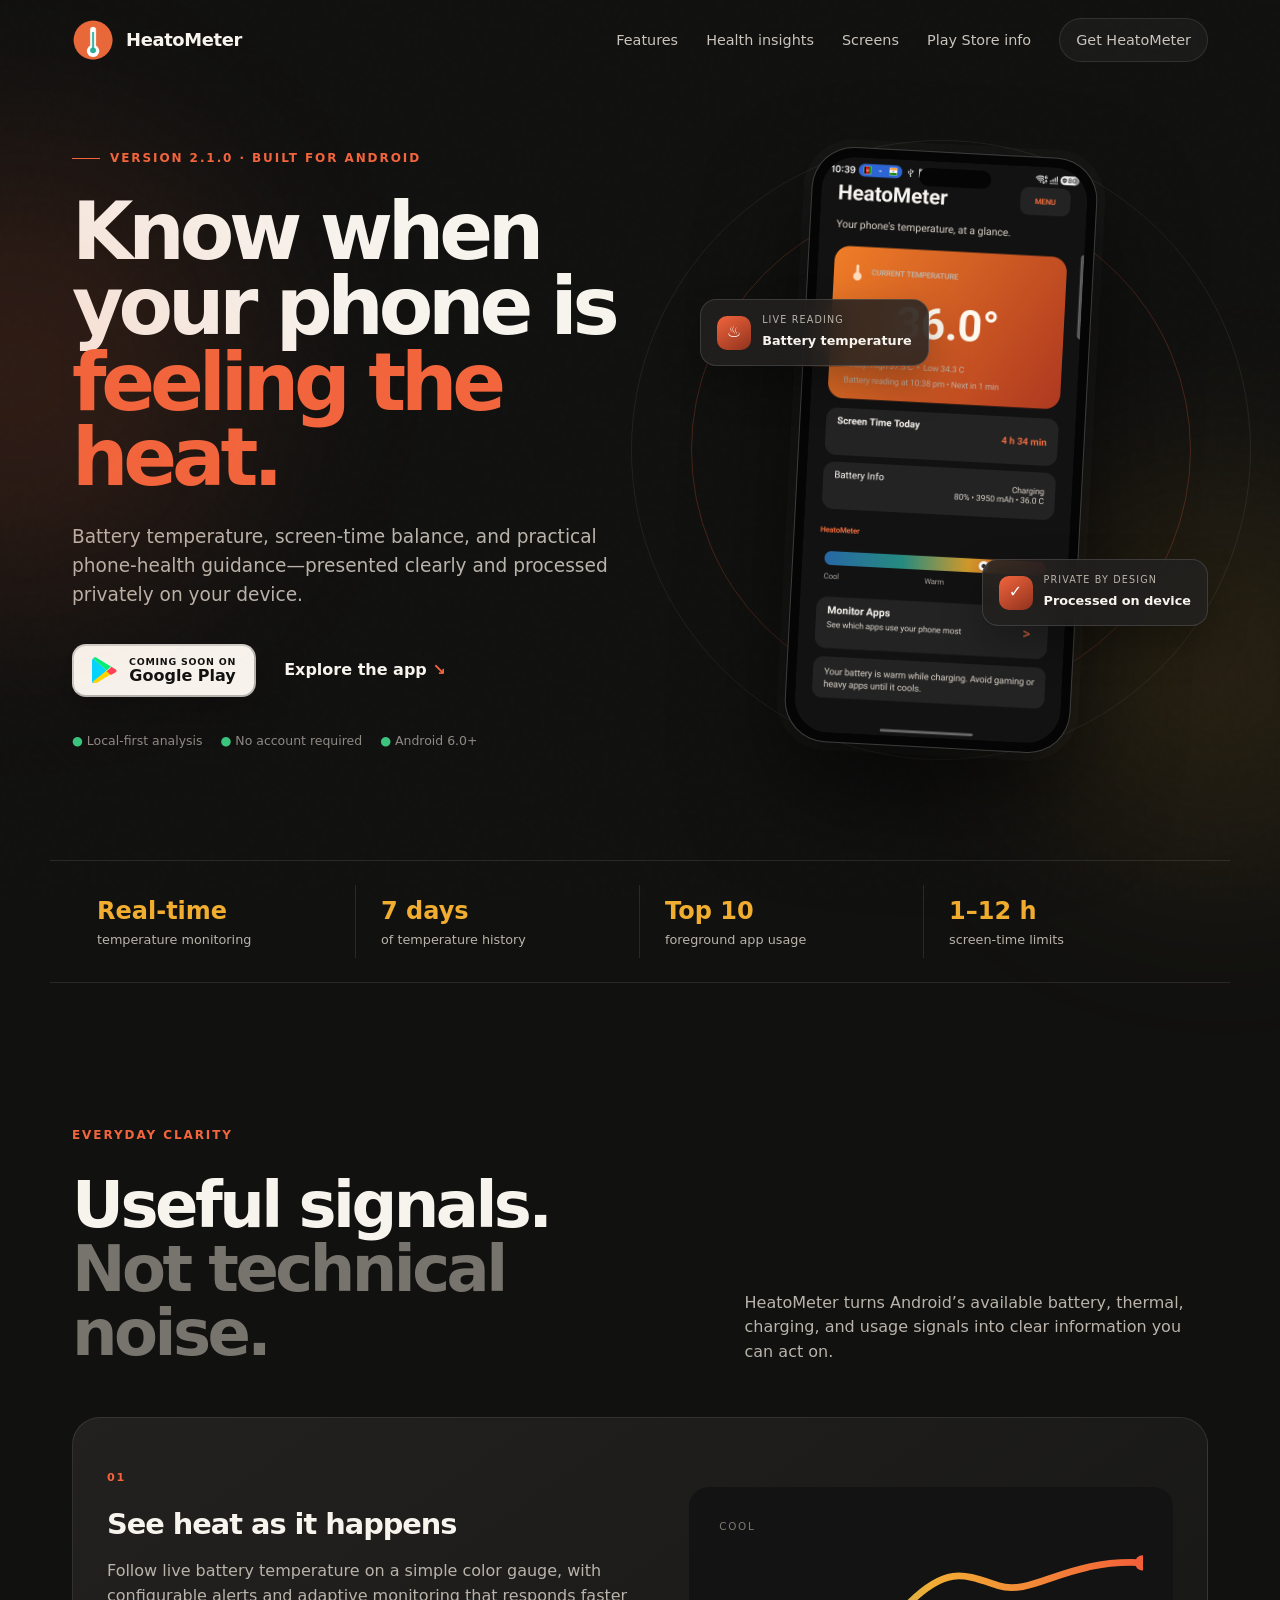
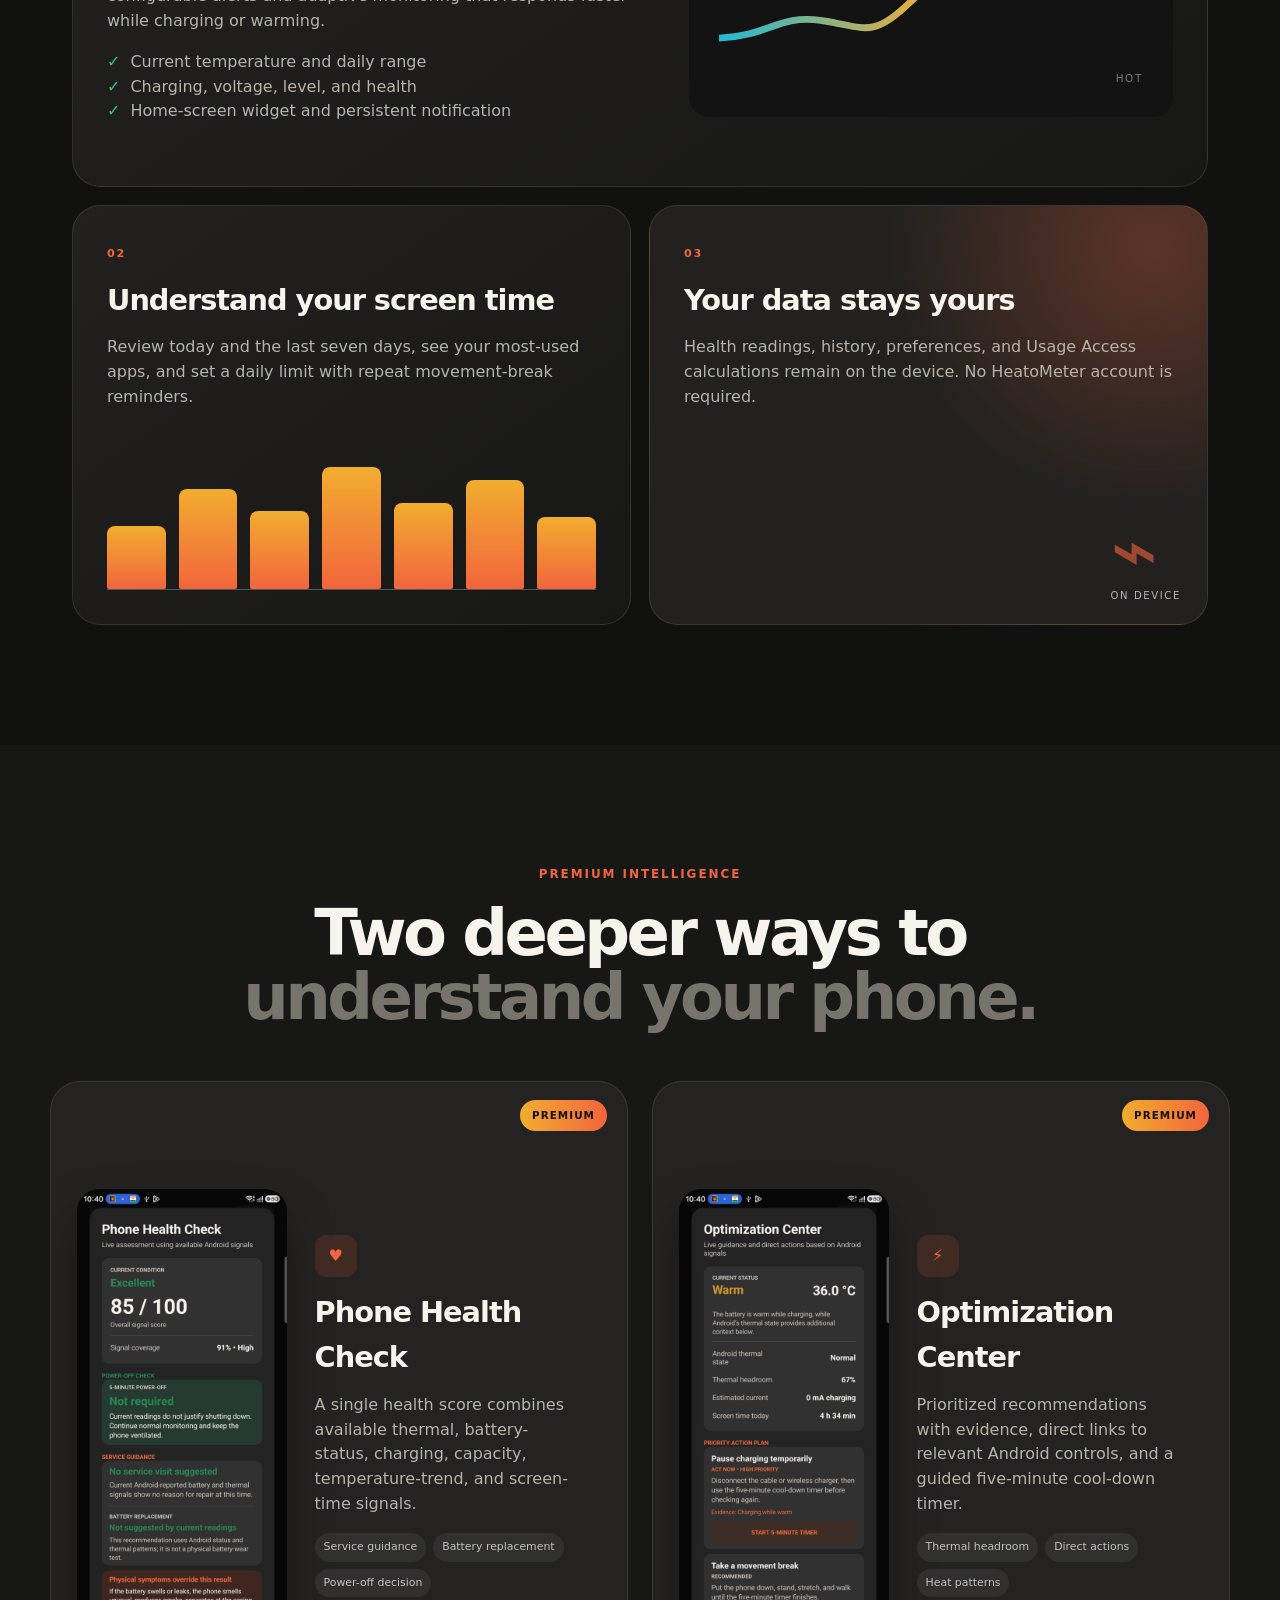
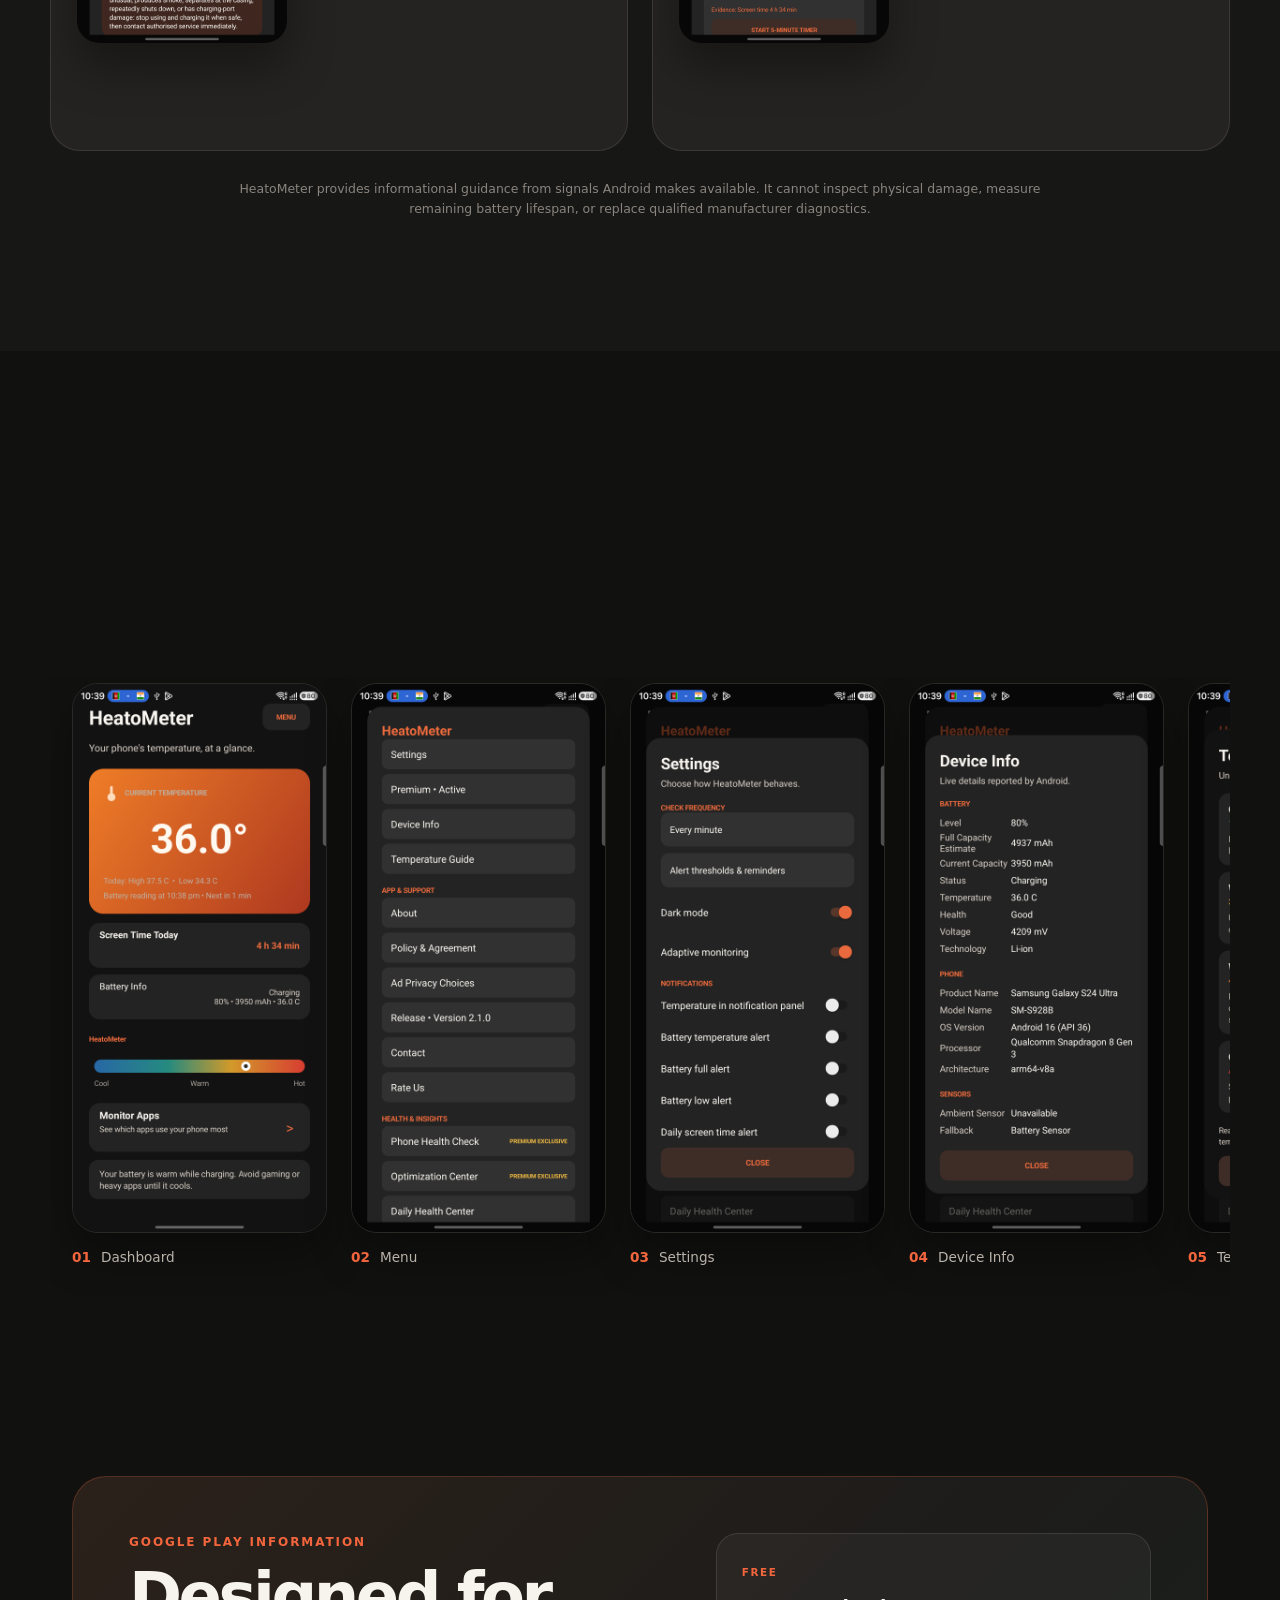
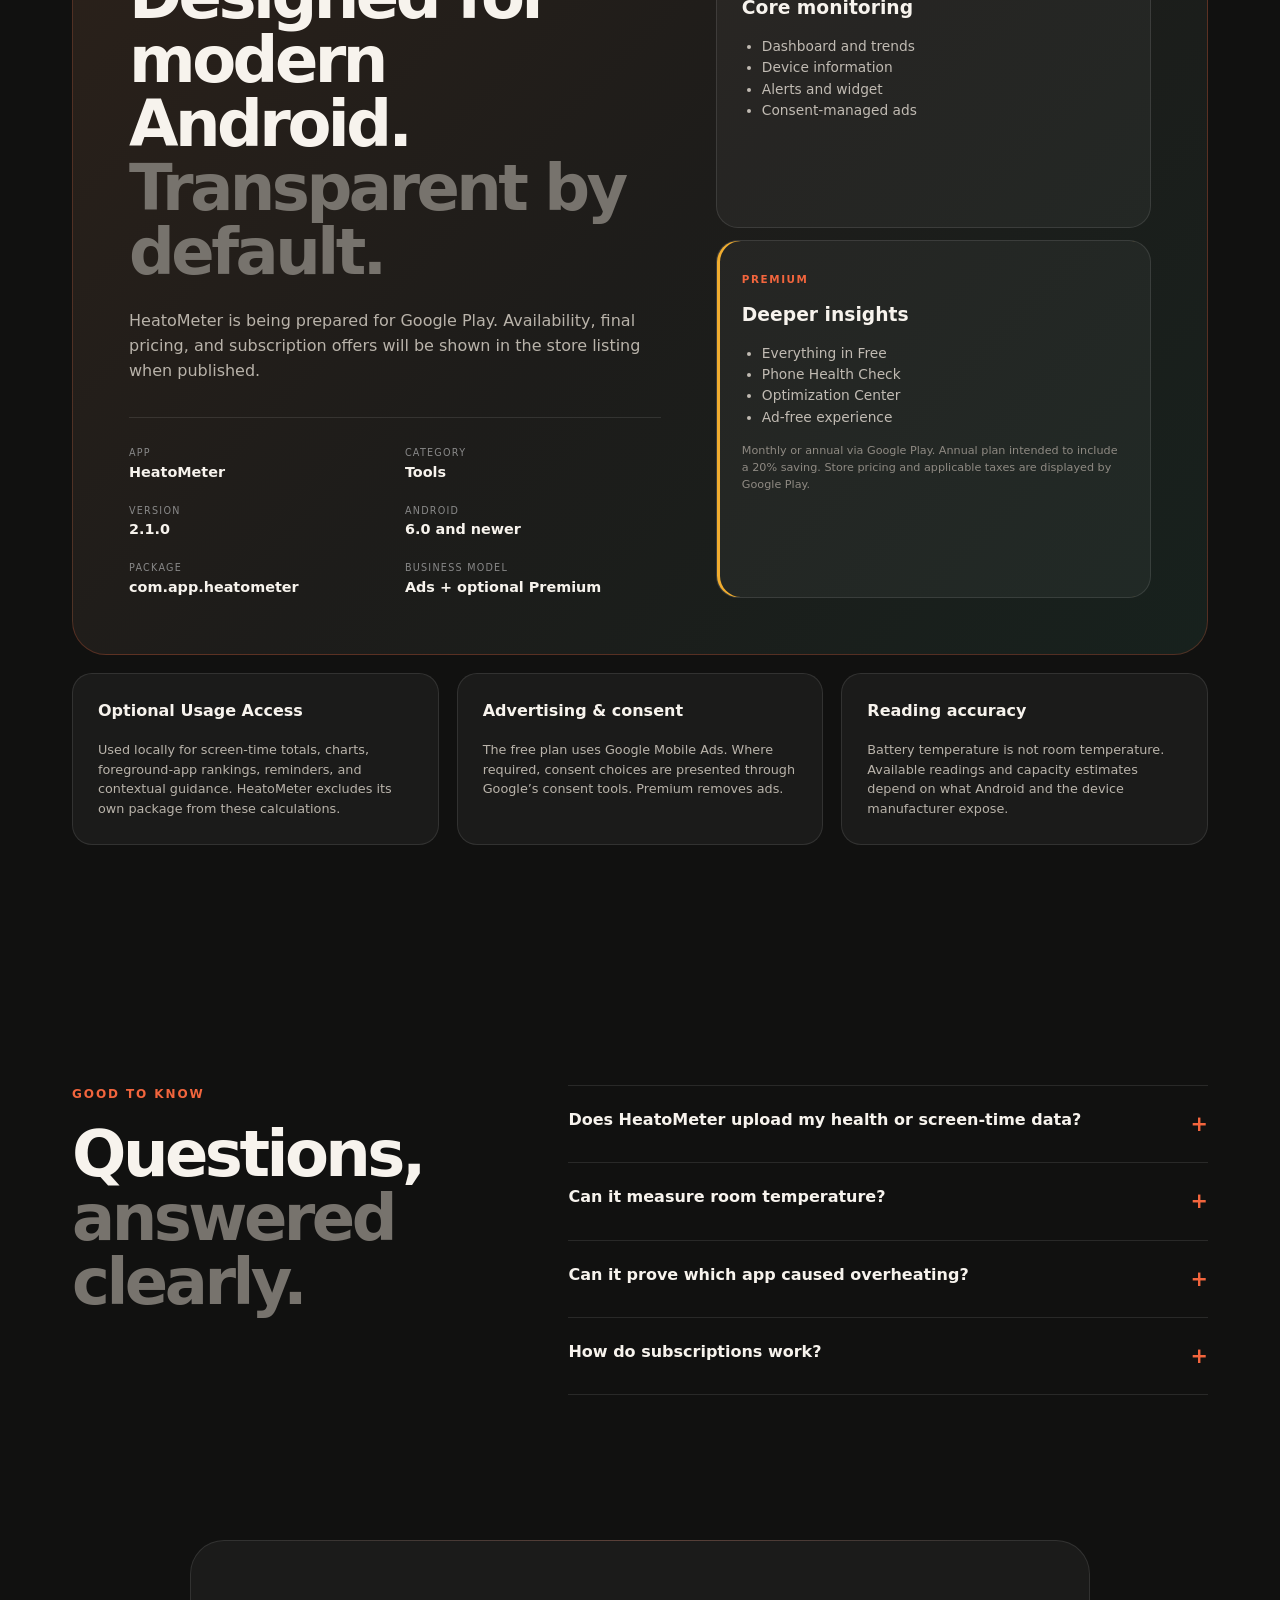
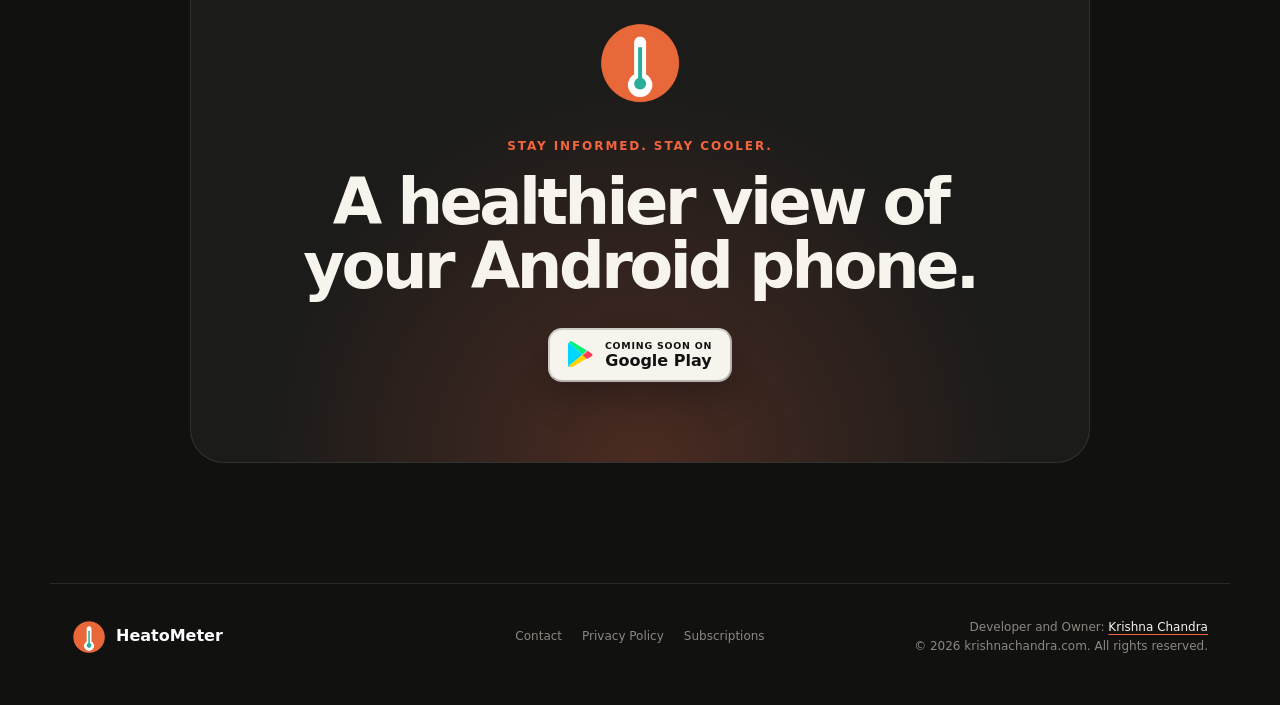
<file: index.html>
<!doctype html>
<html lang="en">
<head>
  <meta charset="utf-8">
  <meta name="viewport" content="width=device-width, initial-scale=1">
  <meta name="theme-color" content="#141414">
  <meta name="description" content="HeatoMeter monitors battery temperature, screen time, and phone-health trends with private, on-device insights.">
  <meta name="author" content="Krishna Chandra">
  <meta property="og:type" content="website">
  <meta property="og:title" content="HeatoMeter — Battery temperature & phone health">
  <meta property="og:description" content="Monitor battery temperature, screen time, and phone-health trends with private, on-device insights.">
  <meta property="og:url" content="https://chandrakrishna.github.io/HeatoMeterWebsite/">
  <meta name="twitter:card" content="summary">
  <link rel="canonical" href="https://chandrakrishna.github.io/HeatoMeterWebsite/">
  <title>HeatoMeter — Battery temperature & phone health</title>
  <link rel="icon" href="assets/icon-512.png">
  <link rel="stylesheet" href="styles.css">
  <link rel="stylesheet" href="gallery-fix.css">
</head>
<body>
  <header class="site-header" id="top">
    <a class="brand" href="#top" aria-label="HeatoMeter home">
      <img src="assets/icon-512.png" alt="" width="42" height="42">
      <span>HeatoMeter</span>
    </a>
    <button class="nav-toggle" aria-expanded="false" aria-controls="site-nav"><span></span><span></span></button>
    <nav id="site-nav" aria-label="Primary navigation">
      <a href="#features">Features</a>
      <a href="#insights">Health insights</a>
      <a href="#screens">Screens</a>
      <a href="#play-info">Play Store info</a>
      <a class="nav-cta" href="#download">Get HeatoMeter</a>
    </nav>
  </header>

  <main>
    <section class="hero" aria-labelledby="hero-title">
      <div class="hero-glow hero-glow-one"></div><div class="hero-glow hero-glow-two"></div>
      <div class="hero-copy reveal">
        <p class="eyebrow"><span></span> Version 2.1.0 · Built for Android</p>
        <h1 id="hero-title">Know when your phone is <em>feeling the heat.</em></h1>
        <p class="hero-lead">Battery temperature, screen-time balance, and practical phone-health guidance—presented clearly and processed privately on your device.</p>
        <div class="hero-actions" id="download">
          <button class="play-button" type="button" disabled aria-label="HeatoMeter is coming soon to Google Play">
            <svg viewBox="0 0 28 31" aria-hidden="true"><path fill="#00d6ff" d="M1.2 1.5 16.4 15 1.1 29.5c-.7-.7-1.1-1.8-1.1-3V4.4c0-1.2.4-2.2 1.2-2.9Z"/><path fill="#00f076" d="m16.4 15 4.8-4.3L5.1.9C3.5 0 2.2.2 1.2 1.5L16.4 15Z"/><path fill="#ffd400" d="m16.4 15 4.8 4.3-16.1 9.8c-1.6 0-3-.2-4-1.6L16.4 15Z"/><path fill="#ff4054" d="m21.2 10.7 5 3c1.8 1 1.8 2.6 0 3.6l-5 3-4.8-4.3 4.8-4.3Z"/></svg>
            <span><small>Coming soon on</small>Google Play</span>
          </button>
          <a class="text-link" href="#screens">Explore the app <span>↘</span></a>
        </div>
        <div class="trust-row"><span>● Local-first analysis</span><span>● No account required</span><span>● Android 6.0+</span></div>
      </div>
      <div class="hero-device reveal">
        <div class="orbit orbit-one"></div><div class="orbit orbit-two"></div>
        <div class="phone"><div class="speaker"></div><img src="assets/screenshots/01-dashboard.png" alt="HeatoMeter dashboard showing battery temperature and screen-time information"></div>
        <div class="float-card temp-card"><span class="mini-icon">♨</span><div><small>LIVE READING</small><strong>Battery temperature</strong></div></div>
        <div class="float-card private-card"><span class="mini-icon">✓</span><div><small>PRIVATE BY DESIGN</small><strong>Processed on device</strong></div></div>
      </div>
    </section>

    <section class="signal-strip" aria-label="App highlights">
      <div><strong>Real-time</strong><span>temperature monitoring</span></div>
      <div><strong>7 days</strong><span>of temperature history</span></div>
      <div><strong>Top 10</strong><span>foreground app usage</span></div>
      <div><strong>1–12 h</strong><span>screen-time limits</span></div>
    </section>

    <section class="section" id="features">
      <div class="section-heading reveal"><p class="eyebrow">Everyday clarity</p><h2>Useful signals.<br><span>Not technical noise.</span></h2><p>HeatoMeter turns Android’s available battery, thermal, charging, and usage signals into clear information you can act on.</p></div>
      <div class="feature-grid">
        <article class="feature feature-wide reveal"><div class="feature-copy"><span class="number">01</span><h3>See heat as it happens</h3><p>Follow live battery temperature on a simple color gauge, with configurable alerts and adaptive monitoring that responds faster while charging or warming.</p><ul><li>Current temperature and daily range</li><li>Charging, voltage, level, and health</li><li>Home-screen widget and persistent notification</li></ul></div><div class="mini-chart" aria-hidden="true"><span>COOL</span><svg viewBox="0 0 500 160"><defs><linearGradient id="line" x1="0" x2="1"><stop stop-color="#21b8d5"/><stop offset=".5" stop-color="#f2ae35"/><stop offset="1" stop-color="#f35f39"/></linearGradient></defs><path d="M0 123 C60 120 70 95 120 102 S180 125 225 81 S290 48 330 61 S410 29 500 34" fill="none" stroke="url(#line)" stroke-width="8" stroke-linecap="round"/><circle cx="500" cy="34" r="9" fill="#f35f39"/></svg><span>HOT</span></div></article>
        <article class="feature reveal"><span class="number">02</span><h3>Understand your screen time</h3><p>Review today and the last seven days, see your most-used apps, and set a daily limit with repeat movement-break reminders.</p><div class="bars" aria-hidden="true"><i style="height:45%"></i><i style="height:72%"></i><i style="height:56%"></i><i style="height:88%"></i><i style="height:62%"></i><i style="height:78%"></i><i style="height:52%"></i></div></article>
        <article class="feature accent-feature reveal"><span class="number">03</span><h3>Your data stays yours</h3><p>Health readings, history, preferences, and Usage Access calculations remain on the device. No HeatoMeter account is required.</p><div class="privacy-mark" aria-hidden="true">⌁<span>ON DEVICE</span></div></article>
      </div>
    </section>

    <section class="section insights" id="insights">
      <div class="section-heading centered reveal"><p class="eyebrow">Premium intelligence</p><h2>Two deeper ways to<br><span>understand your phone.</span></h2></div>
      <div class="insight-grid">
        <article class="insight-card reveal"><div class="premium-tag">PREMIUM</div><img src="assets/screenshots/12-phone-health-check.png" alt="Phone Health Check screen"><div class="insight-copy"><span class="icon-box">♥</span><h3>Phone Health Check</h3><p>A single health score combines available thermal, battery-status, charging, capacity, temperature-trend, and screen-time signals.</p><div class="chips"><span>Service guidance</span><span>Battery replacement</span><span>Power-off decision</span></div></div></article>
        <article class="insight-card reveal"><div class="premium-tag">PREMIUM</div><img src="assets/screenshots/13-optimization-center.png" alt="Optimization Center screen"><div class="insight-copy"><span class="icon-box">⚡</span><h3>Optimization Center</h3><p>Prioritized recommendations with evidence, direct links to relevant Android controls, and a guided five-minute cool-down timer.</p><div class="chips"><span>Thermal headroom</span><span>Direct actions</span><span>Heat patterns</span></div></div></article>
      </div>
      <p class="medical-note reveal">HeatoMeter provides informational guidance from signals Android makes available. It cannot inspect physical damage, measure remaining battery lifespan, or replace qualified manufacturer diagnostics.</p>
    </section>

    <section class="section gallery-section" id="screens">
      <div class="gallery-head reveal"><div><p class="eyebrow">Inside HeatoMeter</p><h2>One clear view<br><span>at a time.</span></h2></div><div class="gallery-controls"><button id="gallery-prev" aria-label="Previous screenshot">←</button><button id="gallery-next" aria-label="Next screenshot">→</button></div></div>
      <div class="gallery" id="gallery" tabindex="0" aria-label="HeatoMeter screenshots">
        <figure><img src="assets/screenshots/01-dashboard.png" alt="Dashboard"><figcaption><b>01</b> Dashboard</figcaption></figure>
        <figure><img src="assets/screenshots/02-menu.png" alt="Main menu"><figcaption><b>02</b> Menu</figcaption></figure>
        <figure><img src="assets/screenshots/03-settings.png" alt="Settings"><figcaption><b>03</b> Settings</figcaption></figure>
        <figure><img src="assets/screenshots/05-device-info.png" alt="Device information"><figcaption><b>04</b> Device Info</figcaption></figure>
        <figure><img src="assets/screenshots/06-temperature-guide.png" alt="Temperature guide"><figcaption><b>05</b> Temperature Guide</figcaption></figure>
        <figure><img src="assets/screenshots/07-about.png" alt="About HeatoMeter"><figcaption><b>06</b> About</figcaption></figure>
        <figure><img src="assets/screenshots/09-release-version-2-1.png" alt="Release notes"><figcaption><b>07</b> What's New</figcaption></figure>
        <figure><img src="assets/screenshots/11-menu-health-insights.png" alt="Health and Insights menu"><figcaption><b>08</b> Health & Insights</figcaption></figure>
        <figure><img src="assets/screenshots/12-phone-health-check.png" alt="Phone Health Check"><figcaption><b>09</b> Phone Health Check</figcaption></figure>
        <figure><img src="assets/screenshots/13-optimization-center.png" alt="Optimization Center"><figcaption><b>10</b> Optimization Center</figcaption></figure>
        <figure><img src="assets/screenshots/14-daily-health-center.png" alt="Daily Health Center"><figcaption><b>11</b> Daily Health Center</figcaption></figure>
        <figure><img src="assets/screenshots/15-temperature-trend.png" alt="Temperature Trend"><figcaption><b>12</b> Temperature Trend</figcaption></figure>
        <figure><img src="assets/screenshots/16-screen-time-trend.png" alt="Screen Time Trend"><figcaption><b>13</b> Screen Time Trend</figcaption></figure>
        <figure><img src="assets/screenshots/17-monitor-apps.png" alt="Monitor Apps"><figcaption><b>14</b> Monitor Apps</figcaption></figure>
      </div>
    </section>

    <section class="section play-section" id="play-info">
      <div class="play-card reveal">
        <div class="play-copy"><p class="eyebrow">Google Play information</p><h2>Designed for modern Android.<br><span>Transparent by default.</span></h2><p>HeatoMeter is being prepared for Google Play. Availability, final pricing, and subscription offers will be shown in the store listing when published.</p><div class="play-facts"><div><small>APP</small><strong>HeatoMeter</strong></div><div><small>CATEGORY</small><strong>Tools</strong></div><div><small>VERSION</small><strong>2.1.0</strong></div><div><small>ANDROID</small><strong>6.0 and newer</strong></div><div><small>PACKAGE</small><strong>com.app.heatometer</strong></div><div><small>BUSINESS MODEL</small><strong>Ads + optional Premium</strong></div></div></div>
        <div class="plans"><article><span>FREE</span><h3>Core monitoring</h3><ul><li>Dashboard and trends</li><li>Device information</li><li>Alerts and widget</li><li>Consent-managed ads</li></ul></article><article class="premium-plan"><span>PREMIUM</span><h3>Deeper insights</h3><ul><li>Everything in Free</li><li>Phone Health Check</li><li>Optimization Center</li><li>Ad-free experience</li></ul><p>Monthly or annual via Google Play. Annual plan intended to include a 20% saving. Store pricing and applicable taxes are displayed by Google Play.</p></article></div>
      </div>
      <div class="disclosure-grid reveal"><article><h3>Optional Usage Access</h3><p>Used locally for screen-time totals, charts, foreground-app rankings, reminders, and contextual guidance. HeatoMeter excludes its own package from these calculations.</p></article><article><h3>Advertising & consent</h3><p>The free plan uses Google Mobile Ads. Where required, consent choices are presented through Google’s consent tools. Premium removes ads.</p></article><article><h3>Reading accuracy</h3><p>Battery temperature is not room temperature. Available readings and capacity estimates depend on what Android and the device manufacturer expose.</p></article></div>
    </section>

    <section class="section faq-section"><div class="section-heading reveal"><p class="eyebrow">Good to know</p><h2>Questions,<br><span>answered clearly.</span></h2></div><div class="faq-list">
      <details class="reveal"><summary>Does HeatoMeter upload my health or screen-time data?<span>+</span></summary><p>No. Battery readings, temperature history, preferences, and Usage Access calculations remain on your device. Google services are used for consent-managed advertising and Play Billing.</p></details>
      <details class="reveal"><summary>Can it measure room temperature?<span>+</span></summary><p>Battery temperature is not ambient room temperature. If a phone has a dedicated ambient-temperature sensor, HeatoMeter identifies it separately; most phones do not include one.</p></details>
      <details class="reveal"><summary>Can it prove which app caused overheating?<span>+</span></summary><p>No. Foreground activity near a heat reading is timing correlation, not proof that an app caused heat or exact per-app battery consumption.</p></details>
      <details class="reveal"><summary>How do subscriptions work?<span>+</span></summary><p>Premium is optional and offered through Google Play with monthly and annual plans. Google Play displays the purchaser’s billing currency, applicable taxes, renewal terms, and cancellation controls.</p></details>
    </div></section>

    <section class="closing reveal"><img src="assets/icon-512.png" alt="" width="84" height="84"><p class="eyebrow">Stay informed. Stay cooler.</p><h2>A healthier view of<br>your Android phone.</h2><button class="play-button" type="button" disabled aria-label="HeatoMeter is coming soon to Google Play"><svg viewBox="0 0 28 31" aria-hidden="true"><path fill="#00d6ff" d="M1.2 1.5 16.4 15 1.1 29.5c-.7-.7-1.1-1.8-1.1-3V4.4c0-1.2.4-2.2 1.2-2.9Z"/><path fill="#00f076" d="m16.4 15 4.8-4.3L5.1.9C3.5 0 2.2.2 1.2 1.5L16.4 15Z"/><path fill="#ffd400" d="m16.4 15 4.8 4.3-16.1 9.8c-1.6 0-3-.2-4-1.6L16.4 15Z"/><path fill="#ff4054" d="m21.2 10.7 5 3c1.8 1 1.8 2.6 0 3.6l-5 3-4.8-4.3 4.8-4.3Z"/></svg><span><small>Coming soon on</small>Google Play</span></button></section>
  </main>

  <footer><a class="footer-brand" href="#top" aria-label="HeatoMeter — back to top"><img src="assets/icon-512.png" alt="" width="34" height="34"><strong>HeatoMeter</strong></a><div class="footer-links"><a href="mailto:HeatoMeter%20%3Cheatometer%40krishnachandra.com%3E">Contact</a><a href="heatometer-privacy-policy.html">Privacy Policy</a><a href="#insights">Subscriptions</a></div><p>Developer and Owner: <a href="https://krishnachandra.com" target="_blank" rel="noopener noreferrer">Krishna Chandra</a><br>© 2026 krishnachandra.com. All rights reserved.</p></footer>
  <script src="script.js"></script>
</body>
</html>
</file>
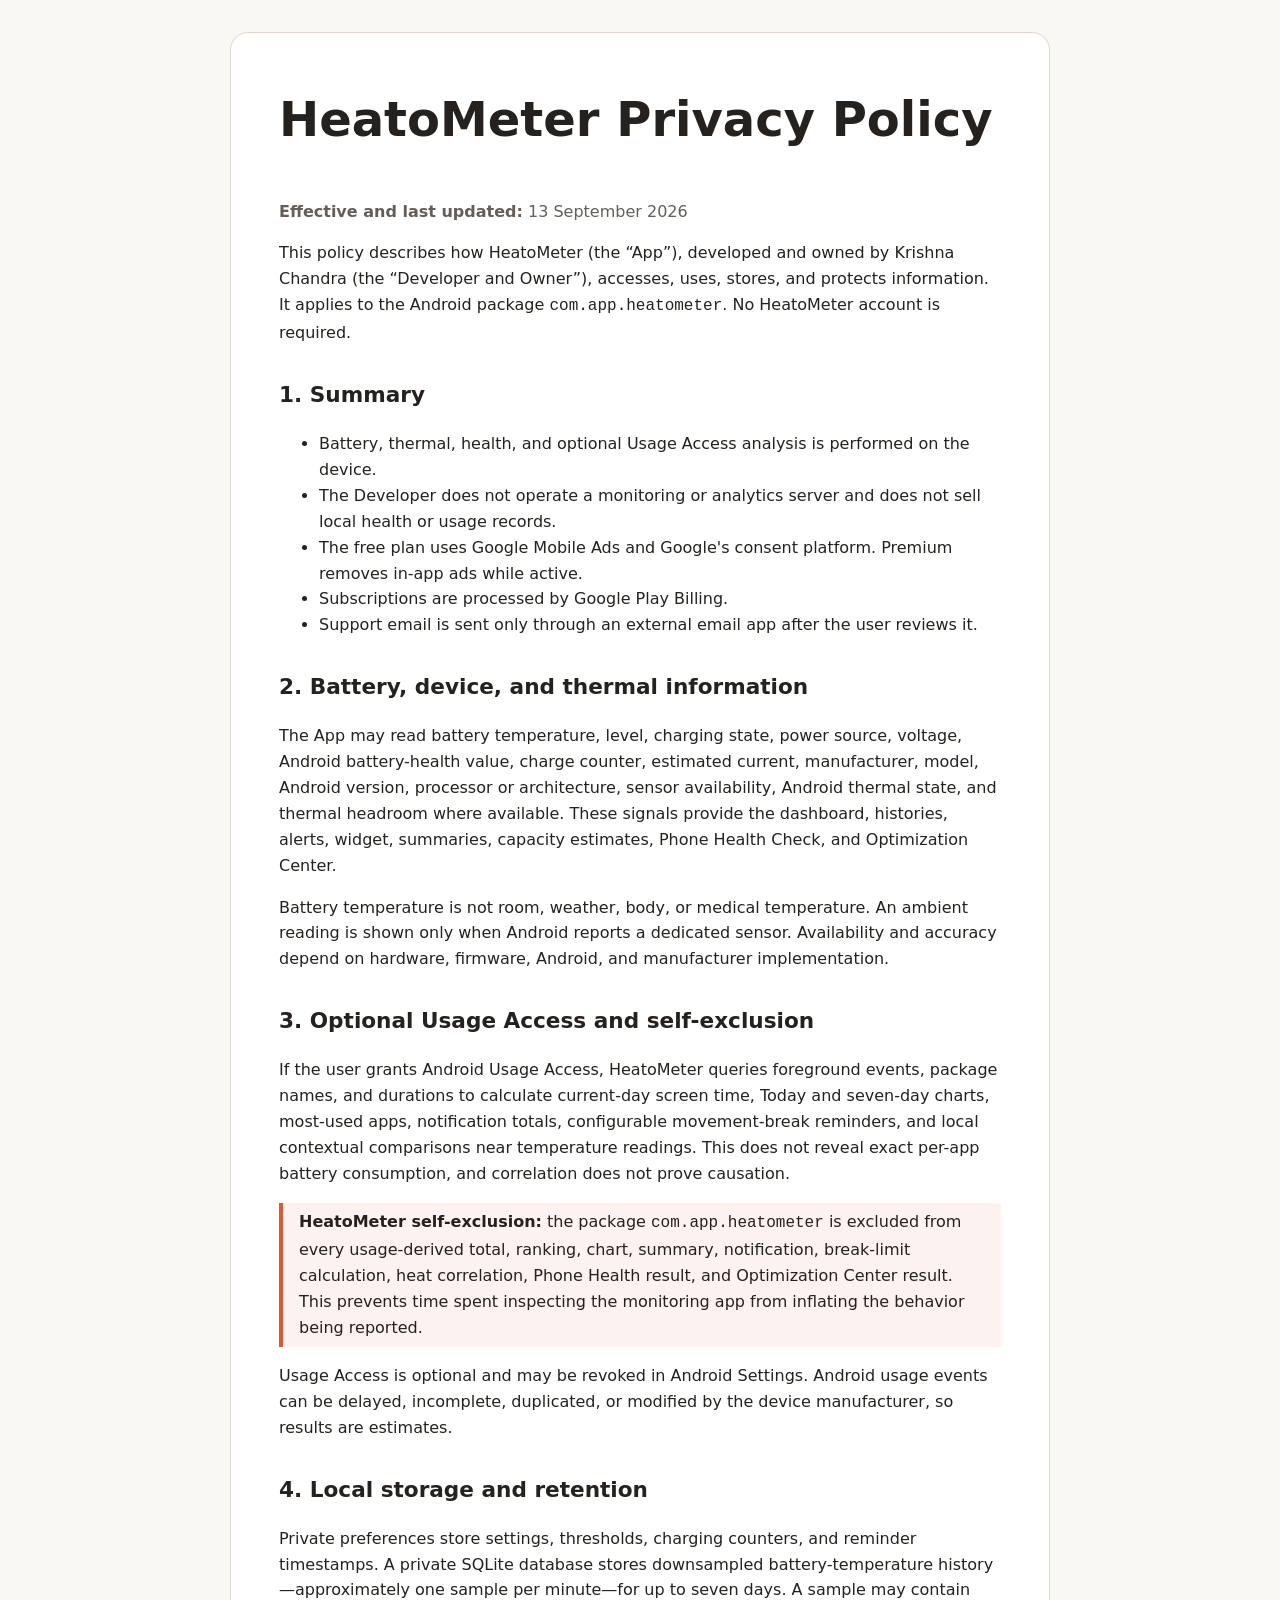
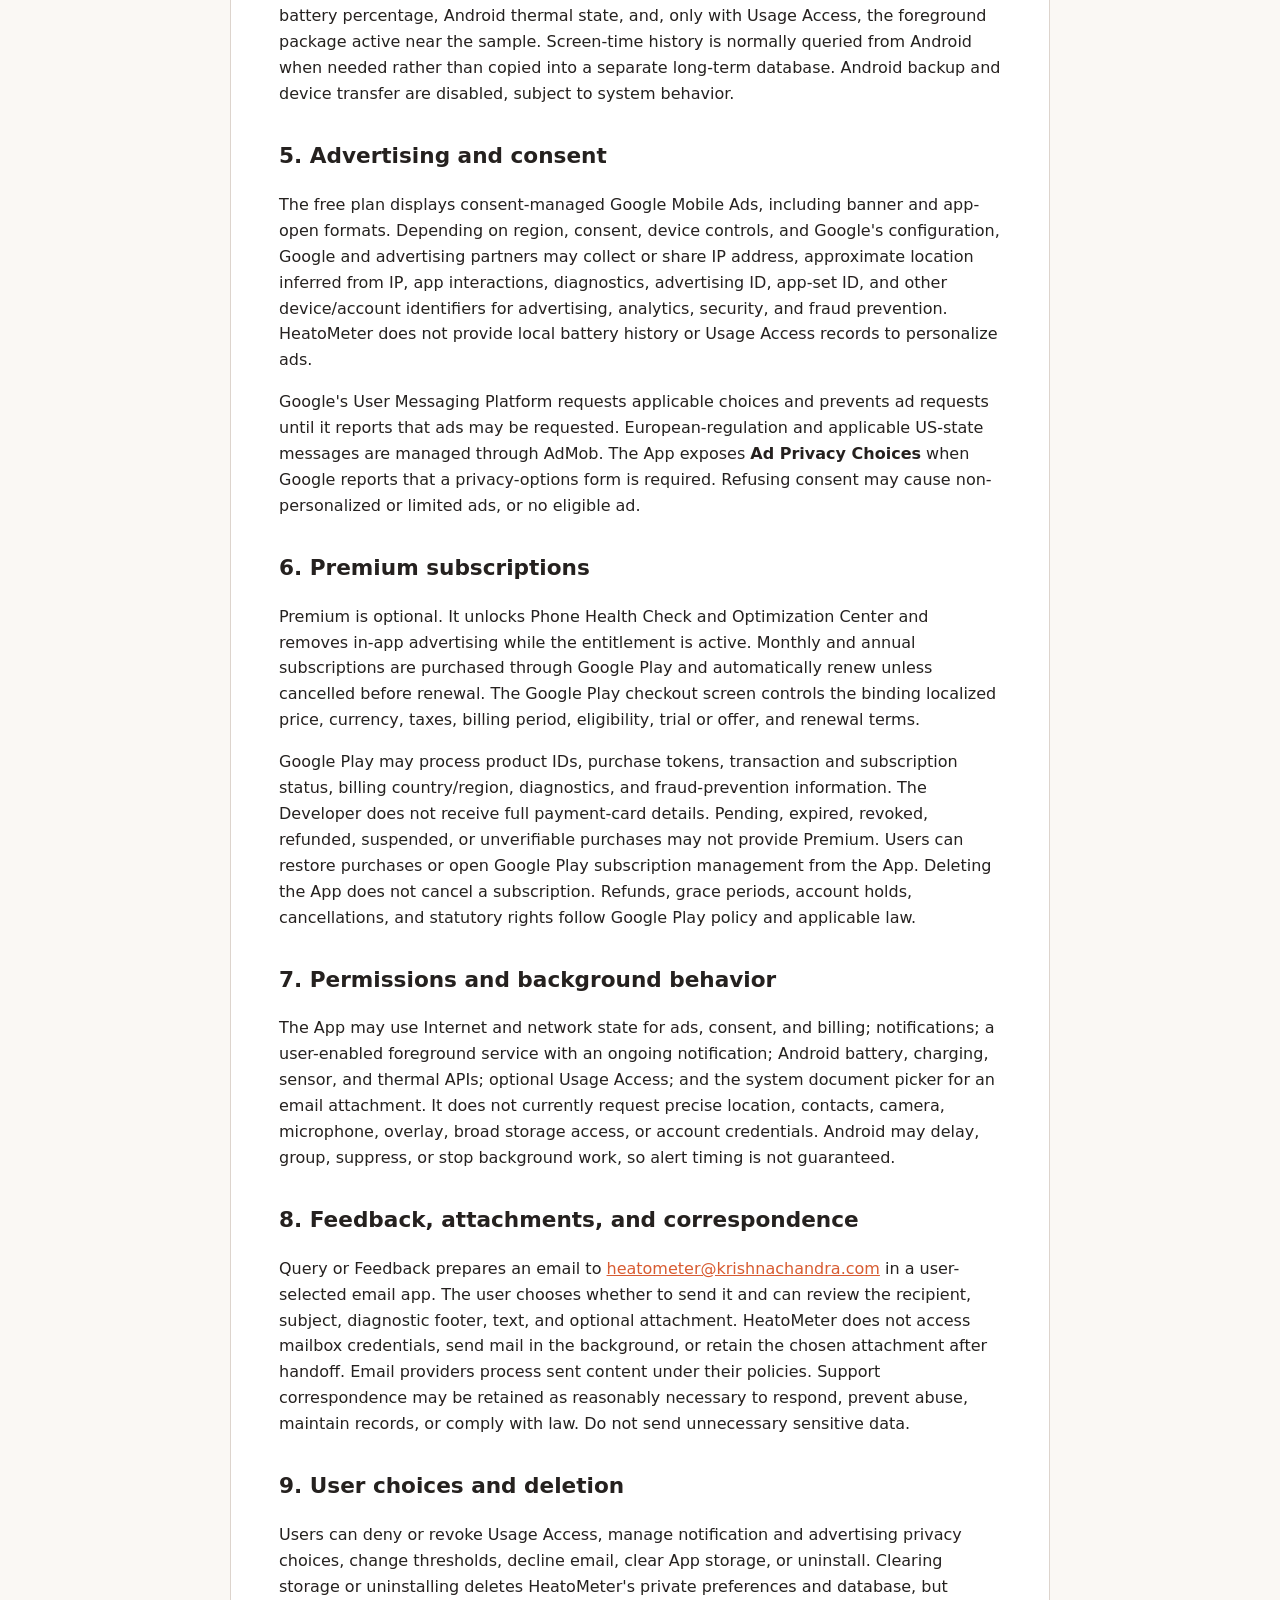
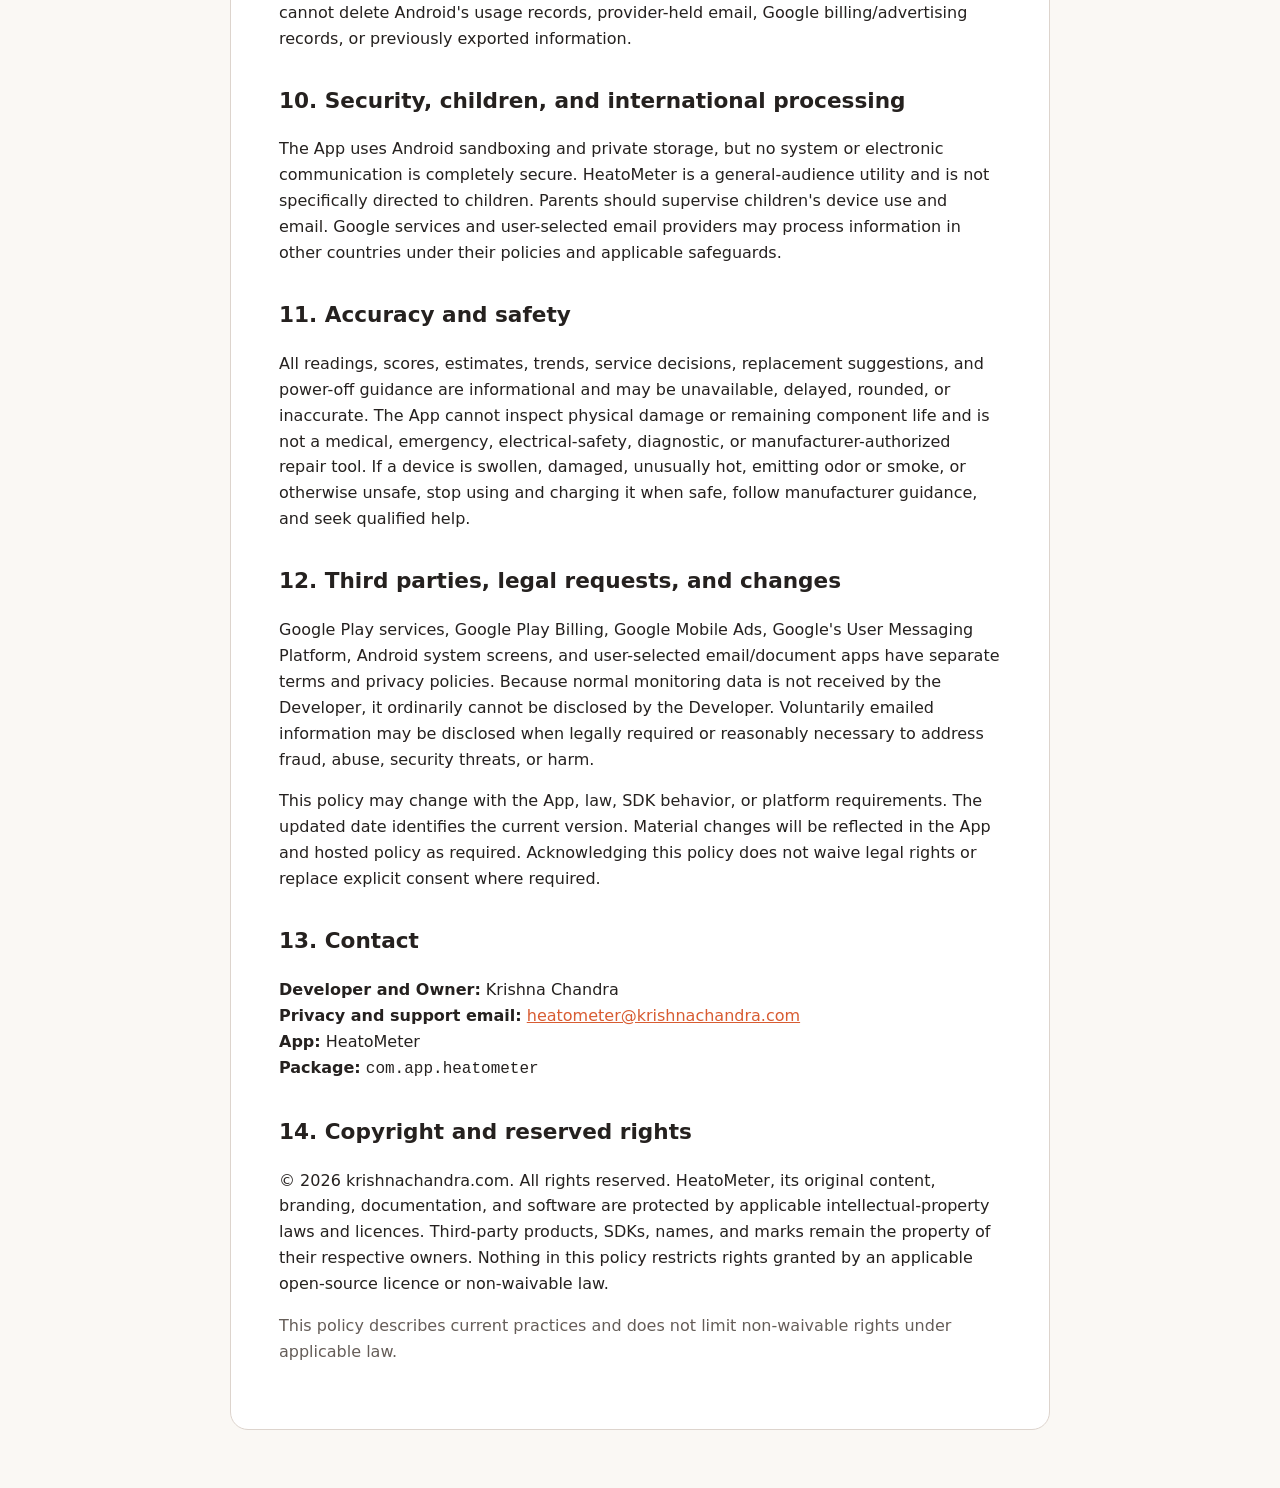
<file: heatometer-privacy-policy.html>
<!doctype html>
<html lang="en">
<head>
  <meta charset="utf-8">
  <meta name="viewport" content="width=device-width,initial-scale=1">
  <meta name="description" content="Privacy Policy and service disclosures for the HeatoMeter Android app.">
  <meta name="author" content="Krishna Chandra">
  <link rel="canonical" href="https://chandrakrishna.github.io/HeatoMeterWebsite/heatometer-privacy-policy.html">
  <title>HeatoMeter Privacy Policy</title>
  <style>
    :root{color-scheme:light dark;--bg:#faf8f4;--card:#fff;--text:#25211f;--muted:#655d58;--accent:#d85c32;--line:#ddd4cd}
    @media(prefers-color-scheme:dark){:root{--bg:#171717;--card:#232323;--text:#f8f5f0;--muted:#d2c9c2;--accent:#f0784d;--line:#3b3734}}
    *{box-sizing:border-box}body{margin:0;background:var(--bg);color:var(--text);font:16px/1.62 system-ui,-apple-system,Segoe UI,sans-serif}
    main{max-width:860px;margin:auto;padding:32px 20px 64px}article{background:var(--card);padding:clamp(22px,5vw,48px);border:1px solid var(--line);border-radius:18px}
    h1{margin-top:0;font-size:clamp(2rem,6vw,3rem)}h2{margin-top:2rem;font-size:1.35rem}h3{font-size:1.05rem}a{color:var(--accent)}.meta,.note{color:var(--muted)}.notice{border-left:4px solid var(--accent);padding:.4rem 1rem;background:color-mix(in srgb,var(--accent) 8%,transparent)}code{overflow-wrap:anywhere}
  </style>
</head>
<body><main><article>
  <h1>HeatoMeter Privacy Policy</h1>
  <p class="meta"><strong>Effective and last updated:</strong> 13 September 2026</p>
  <p>This policy describes how HeatoMeter (the “App”), developed and owned by Krishna Chandra (the “Developer and Owner”), accesses, uses, stores, and protects information. It applies to the Android package <code>com.app.heatometer</code>. No HeatoMeter account is required.</p>

  <h2>1. Summary</h2>
  <ul><li>Battery, thermal, health, and optional Usage Access analysis is performed on the device.</li><li>The Developer does not operate a monitoring or analytics server and does not sell local health or usage records.</li><li>The free plan uses Google Mobile Ads and Google's consent platform. Premium removes in-app ads while active.</li><li>Subscriptions are processed by Google Play Billing.</li><li>Support email is sent only through an external email app after the user reviews it.</li></ul>

  <h2>2. Battery, device, and thermal information</h2>
  <p>The App may read battery temperature, level, charging state, power source, voltage, Android battery-health value, charge counter, estimated current, manufacturer, model, Android version, processor or architecture, sensor availability, Android thermal state, and thermal headroom where available. These signals provide the dashboard, histories, alerts, widget, summaries, capacity estimates, Phone Health Check, and Optimization Center.</p>
  <p>Battery temperature is not room, weather, body, or medical temperature. An ambient reading is shown only when Android reports a dedicated sensor. Availability and accuracy depend on hardware, firmware, Android, and manufacturer implementation.</p>

  <h2>3. Optional Usage Access and self-exclusion</h2>
  <p>If the user grants Android Usage Access, HeatoMeter queries foreground events, package names, and durations to calculate current-day screen time, Today and seven-day charts, most-used apps, notification totals, configurable movement-break reminders, and local contextual comparisons near temperature readings. This does not reveal exact per-app battery consumption, and correlation does not prove causation.</p>
  <div class="notice"><strong>HeatoMeter self-exclusion:</strong> the package <code>com.app.heatometer</code> is excluded from every usage-derived total, ranking, chart, summary, notification, break-limit calculation, heat correlation, Phone Health result, and Optimization Center result. This prevents time spent inspecting the monitoring app from inflating the behavior being reported.</div>
  <p>Usage Access is optional and may be revoked in Android Settings. Android usage events can be delayed, incomplete, duplicated, or modified by the device manufacturer, so results are estimates.</p>

  <h2>4. Local storage and retention</h2>
  <p>Private preferences store settings, thresholds, charging counters, and reminder timestamps. A private SQLite database stores downsampled battery-temperature history—approximately one sample per minute—for up to seven days. A sample may contain battery percentage, Android thermal state, and, only with Usage Access, the foreground package active near the sample. Screen-time history is normally queried from Android when needed rather than copied into a separate long-term database. Android backup and device transfer are disabled, subject to system behavior.</p>

  <h2>5. Advertising and consent</h2>
  <p>The free plan displays consent-managed Google Mobile Ads, including banner and app-open formats. Depending on region, consent, device controls, and Google's configuration, Google and advertising partners may collect or share IP address, approximate location inferred from IP, app interactions, diagnostics, advertising ID, app-set ID, and other device/account identifiers for advertising, analytics, security, and fraud prevention. HeatoMeter does not provide local battery history or Usage Access records to personalize ads.</p>
  <p>Google's User Messaging Platform requests applicable choices and prevents ad requests until it reports that ads may be requested. European-regulation and applicable US-state messages are managed through AdMob. The App exposes <strong>Ad Privacy Choices</strong> when Google reports that a privacy-options form is required. Refusing consent may cause non-personalized or limited ads, or no eligible ad.</p>

  <h2>6. Premium subscriptions</h2>
  <p>Premium is optional. It unlocks Phone Health Check and Optimization Center and removes in-app advertising while the entitlement is active. Monthly and annual subscriptions are purchased through Google Play and automatically renew unless cancelled before renewal. The Google Play checkout screen controls the binding localized price, currency, taxes, billing period, eligibility, trial or offer, and renewal terms.</p>
  <p>Google Play may process product IDs, purchase tokens, transaction and subscription status, billing country/region, diagnostics, and fraud-prevention information. The Developer does not receive full payment-card details. Pending, expired, revoked, refunded, suspended, or unverifiable purchases may not provide Premium. Users can restore purchases or open Google Play subscription management from the App. Deleting the App does not cancel a subscription. Refunds, grace periods, account holds, cancellations, and statutory rights follow Google Play policy and applicable law.</p>

  <h2>7. Permissions and background behavior</h2>
  <p>The App may use Internet and network state for ads, consent, and billing; notifications; a user-enabled foreground service with an ongoing notification; Android battery, charging, sensor, and thermal APIs; optional Usage Access; and the system document picker for an email attachment. It does not currently request precise location, contacts, camera, microphone, overlay, broad storage access, or account credentials. Android may delay, group, suppress, or stop background work, so alert timing is not guaranteed.</p>

  <h2>8. Feedback, attachments, and correspondence</h2>
  <p>Query or Feedback prepares an email to <a href="mailto:heatometer@krishnachandra.com">heatometer@krishnachandra.com</a> in a user-selected email app. The user chooses whether to send it and can review the recipient, subject, diagnostic footer, text, and optional attachment. HeatoMeter does not access mailbox credentials, send mail in the background, or retain the chosen attachment after handoff. Email providers process sent content under their policies. Support correspondence may be retained as reasonably necessary to respond, prevent abuse, maintain records, or comply with law. Do not send unnecessary sensitive data.</p>

  <h2>9. User choices and deletion</h2>
  <p>Users can deny or revoke Usage Access, manage notification and advertising privacy choices, change thresholds, decline email, clear App storage, or uninstall. Clearing storage or uninstalling deletes HeatoMeter's private preferences and database, but cannot delete Android's usage records, provider-held email, Google billing/advertising records, or previously exported information.</p>

  <h2>10. Security, children, and international processing</h2>
  <p>The App uses Android sandboxing and private storage, but no system or electronic communication is completely secure. HeatoMeter is a general-audience utility and is not specifically directed to children. Parents should supervise children's device use and email. Google services and user-selected email providers may process information in other countries under their policies and applicable safeguards.</p>

  <h2>11. Accuracy and safety</h2>
  <p>All readings, scores, estimates, trends, service decisions, replacement suggestions, and power-off guidance are informational and may be unavailable, delayed, rounded, or inaccurate. The App cannot inspect physical damage or remaining component life and is not a medical, emergency, electrical-safety, diagnostic, or manufacturer-authorized repair tool. If a device is swollen, damaged, unusually hot, emitting odor or smoke, or otherwise unsafe, stop using and charging it when safe, follow manufacturer guidance, and seek qualified help.</p>

  <h2>12. Third parties, legal requests, and changes</h2>
  <p>Google Play services, Google Play Billing, Google Mobile Ads, Google's User Messaging Platform, Android system screens, and user-selected email/document apps have separate terms and privacy policies. Because normal monitoring data is not received by the Developer, it ordinarily cannot be disclosed by the Developer. Voluntarily emailed information may be disclosed when legally required or reasonably necessary to address fraud, abuse, security threats, or harm.</p>
  <p>This policy may change with the App, law, SDK behavior, or platform requirements. The updated date identifies the current version. Material changes will be reflected in the App and hosted policy as required. Acknowledging this policy does not waive legal rights or replace explicit consent where required.</p>

  <h2>13. Contact</h2>
  <p><strong>Developer and Owner:</strong> Krishna Chandra<br><strong>Privacy and support email:</strong> <a href="mailto:heatometer@krishnachandra.com">heatometer@krishnachandra.com</a><br><strong>App:</strong> HeatoMeter<br><strong>Package:</strong> <code>com.app.heatometer</code></p>
  <h2>14. Copyright and reserved rights</h2>
  <p>© 2026 krishnachandra.com. All rights reserved. HeatoMeter, its original content, branding, documentation, and software are protected by applicable intellectual-property laws and licences. Third-party products, SDKs, names, and marks remain the property of their respective owners. Nothing in this policy restricts rights granted by an applicable open-source licence or non-waivable law.</p>
  <p class="note">This policy describes current practices and does not limit non-waivable rights under applicable law.</p>
</article></main></body></html>
</file>
<file: styles.css>
:root{--bg:#111110;--panel:#1b1b1a;--panel2:#242321;--text:#f7f3ed;--muted:#b9b3aa;--orange:#f2653d;--amber:#f1ad2f;--green:#3ac47d;--line:rgba(255,255,255,.1);--max:1180px}*{box-sizing:border-box}html{scroll-behavior:smooth}body{margin:0;background:var(--bg);color:var(--text);font-family:Inter,ui-sans-serif,system-ui,-apple-system,"Segoe UI",sans-serif;line-height:1.55;overflow-x:hidden}body:before{content:"";position:fixed;inset:0;pointer-events:none;opacity:.18;background-image:url("data:image/svg+xml,%3Csvg viewBox='0 0 160 160' xmlns='http://www.w3.org/2000/svg'%3E%3Cfilter id='n'%3E%3CfeTurbulence type='fractalNoise' baseFrequency='.9' numOctaves='2' stitchTiles='stitch'/%3E%3C/filter%3E%3Crect width='100%25' height='100%25' filter='url(%23n)' opacity='.08'/%3E%3C/svg%3E")}a{color:inherit;text-decoration:none}button{font:inherit}.site-header{height:80px;max-width:var(--max);margin:auto;padding:0 22px;display:flex;align-items:center;justify-content:space-between;position:relative;z-index:20}.brand{display:flex;align-items:center;gap:12px;font-size:1.12rem;font-weight:800;letter-spacing:-.02em}.brand img{border-radius:12px}.site-header nav{display:flex;align-items:center;gap:28px;color:#c9c4bc;font-size:.9rem}.site-header nav a:hover{color:#fff}.nav-cta{border:1px solid var(--line);padding:10px 16px;border-radius:999px;background:rgba(255,255,255,.04)}.nav-toggle{display:none;background:none;border:0;color:#fff}.hero{min-height:740px;max-width:var(--max);margin:auto;padding:55px 22px 95px;display:grid;grid-template-columns:1.02fr .98fr;align-items:center;gap:45px;position:relative}.hero-glow{position:absolute;border-radius:50%;filter:blur(100px);pointer-events:none}.hero-glow-one{width:430px;height:430px;background:rgba(242,101,61,.14);left:-250px;top:80px}.hero-glow-two{width:380px;height:380px;background:rgba(241,173,47,.1);right:-180px;bottom:0}.eyebrow{text-transform:uppercase;font-weight:800;letter-spacing:.16em;font-size:.75rem;color:var(--orange)}.hero .eyebrow{display:flex;align-items:center;gap:10px}.hero .eyebrow span{width:28px;height:1px;background:var(--orange)}h1,h2,h3,p{margin-top:0}h1{font-size:clamp(3.2rem,6.2vw,6rem);line-height:.95;letter-spacing:-.065em;margin:26px 0 28px;max-width:720px}h1 em{color:var(--orange);font-style:normal}.hero-lead{font-size:1.16rem;color:var(--muted);max-width:620px}.hero-actions{display:flex;align-items:center;gap:28px;margin:34px 0}.play-button{display:inline-flex;align-items:center;gap:12px;border-radius:14px;padding:11px 18px;background:#f7f3ed;color:#111;box-shadow:0 14px 35px rgba(0,0,0,.25);font-weight:700;transition:.25s}.play-button:hover{transform:translateY(-2px);box-shadow:0 18px 40px rgba(242,101,61,.18)}.play-button svg{width:25px}.play-button span{line-height:1.08}.play-button small{display:block;text-transform:uppercase;font-size:.59rem;letter-spacing:.08em}.text-link{font-weight:700}.text-link span{color:var(--orange)}.trust-row{display:flex;flex-wrap:wrap;gap:18px;color:#8f8a83;font-size:.78rem}.trust-row span::first-letter{color:var(--green)}.hero-device{position:relative;min-height:630px;display:grid;place-items:center}.phone{width:286px;padding:9px;border:1px solid rgba(255,255,255,.22);border-radius:42px;background:#050505;box-shadow:0 50px 100px rgba(0,0,0,.55),0 0 0 8px rgba(255,255,255,.025);position:relative;z-index:2;transform:rotate(3deg)}.phone img{display:block;width:100%;border-radius:34px}.speaker{position:absolute;top:16px;left:50%;transform:translateX(-50%);width:72px;height:18px;border-radius:20px;background:#050505;z-index:3}.orbit{position:absolute;border:1px solid rgba(242,101,61,.24);border-radius:50%}.orbit-one{width:500px;height:500px}.orbit-two{width:620px;height:620px;border-color:rgba(255,255,255,.07)}.float-card{position:absolute;z-index:4;padding:13px 16px;border:1px solid rgba(255,255,255,.13);background:rgba(35,34,32,.85);backdrop-filter:blur(18px);border-radius:16px;box-shadow:0 18px 40px rgba(0,0,0,.28);display:flex;align-items:center;gap:11px}.float-card small{display:block;font-size:.6rem;letter-spacing:.12em;color:var(--muted)}.float-card strong{font-size:.8rem}.temp-card{left:5%;top:26%}.private-card{right:0;bottom:22%}.mini-icon{display:grid;place-items:center;width:34px;height:34px;border-radius:10px;color:#fff;background:linear-gradient(145deg,var(--orange),#8f321d)}.signal-strip{max-width:var(--max);margin:auto;border-top:1px solid var(--line);border-bottom:1px solid var(--line);display:grid;grid-template-columns:repeat(4,1fr);padding:24px 22px}.signal-strip div{padding:8px 25px;border-right:1px solid var(--line)}.signal-strip div:last-child{border:0}.signal-strip strong,.signal-strip span{display:block}.signal-strip strong{font-size:1.5rem;color:var(--amber)}.signal-strip span{font-size:.8rem;color:var(--muted)}.section{max-width:var(--max);margin:auto;padding:120px 22px}.section-heading{display:grid;grid-template-columns:1.3fr 1fr;align-items:end;gap:70px;margin-bottom:52px}.section-heading .eyebrow{grid-column:1/-1;margin-bottom:-42px}.section-heading h2,.gallery-head h2,.play-copy h2,.closing h2{font-size:clamp(2.5rem,5vw,4.5rem);line-height:1;letter-spacing:-.055em;margin:0}.section-heading h2 span,.gallery-head h2 span,.play-copy h2 span{color:#77736d}.section-heading>p:last-child{color:var(--muted);margin:0}.feature-grid{display:grid;grid-template-columns:1fr 1fr;gap:18px}.feature{min-height:410px;border:1px solid var(--line);border-radius:28px;padding:34px;background:linear-gradient(145deg,#22211f,#171716);position:relative;overflow:hidden}.feature-wide{grid-column:1/-1;min-height:370px;display:grid;grid-template-columns:1fr .9fr;align-items:center;gap:45px}.number{font-size:.7rem;color:var(--orange);letter-spacing:.15em;font-weight:800}.feature h3,.insight-copy h3{font-size:1.8rem;letter-spacing:-.035em;margin:13px 0}.feature p,.feature li,.insight-copy p{color:var(--muted)}.feature ul{padding:0;list-style:none}.feature li:before{content:"✓";color:var(--green);margin-right:10px}.mini-chart{height:230px;border-radius:20px;background:#131313;padding:30px;display:flex;flex-direction:column;justify-content:center;color:#7e7972;font-size:.65rem;letter-spacing:.16em}.mini-chart span:last-child{text-align:right}.bars{height:150px;display:flex;align-items:end;gap:13px;margin-top:30px;padding-top:10px;border-bottom:1px solid #555}.bars i{flex:1;background:linear-gradient(var(--amber),var(--orange));border-radius:8px 8px 2px 2px}.accent-feature{background:radial-gradient(circle at 90% 10%,rgba(242,101,61,.28),transparent 42%),#22211f}.privacy-mark{position:absolute;right:26px;bottom:23px;font-size:5rem;color:rgba(242,101,61,.6);line-height:1}.privacy-mark span{font-size:.63rem;letter-spacing:.16em;display:block;color:var(--muted)}.insights{max-width:none;background:#171716}.insights>*{max-width:var(--max);margin-left:auto;margin-right:auto}.section-heading.centered{display:block;text-align:center}.section-heading.centered .eyebrow{margin-bottom:18px}.insight-grid{display:grid;grid-template-columns:1fr 1fr;gap:24px}.insight-card{height:670px;border-radius:30px;background:#242321;border:1px solid var(--line);overflow:hidden;position:relative;display:grid;grid-template-columns:.8fr 1.2fr;align-items:center;padding:26px}.insight-card img{width:100%;max-height:550px;object-fit:cover;object-position:top;border-radius:22px;box-shadow:0 25px 45px rgba(0,0,0,.35)}.insight-copy{padding:28px}.icon-box{display:grid;place-items:center;width:42px;height:42px;border-radius:12px;background:rgba(242,101,61,.14);color:var(--orange)}.premium-tag{position:absolute;right:20px;top:18px;z-index:2;background:linear-gradient(90deg,var(--amber),var(--orange));color:#17110c;padding:7px 12px;border-radius:999px;font-size:.65rem;font-weight:900;letter-spacing:.1em}.chips{display:flex;flex-wrap:wrap;gap:7px}.chips span{font-size:.68rem;padding:6px 9px;background:#30302e;border-radius:999px;color:#c8c2b9}.medical-note{max-width:820px!important;text-align:center;color:#89847d;font-size:.78rem;margin-top:28px!important}.gallery-section{overflow:hidden}.gallery-head{display:flex;align-items:end;justify-content:space-between;margin-bottom:42px}.gallery-head .eyebrow{margin-bottom:18px}.gallery-controls{display:flex;gap:10px}.gallery-controls button{width:48px;height:48px;border:1px solid var(--line);border-radius:50%;background:#222;color:#fff;cursor:pointer}.gallery-controls button:hover{background:var(--orange)}.gallery{display:flex;gap:24px;overflow-x:auto;scroll-snap-type:x mandatory;scrollbar-width:none;padding:6px max(0px,calc((100vw - var(--max))/2)) 28px;margin-left:calc((100vw - min(var(--max),100vw))/2 * -1);margin-right:calc((100vw - min(var(--max),100vw))/2 * -1)}.gallery::-webkit-scrollbar{display:none}.gallery figure{flex:0 0 255px;margin:0;scroll-snap-align:start}.gallery img{display:block;width:100%;border-radius:26px;border:1px solid var(--line);box-shadow:0 22px 45px rgba(0,0,0,.33)}.gallery figcaption{display:flex;gap:10px;margin-top:14px;color:var(--muted);font-size:.85rem}.gallery figcaption b{color:var(--orange)}.play-section{padding-top:60px}.play-card{border-radius:34px;background:linear-gradient(135deg,#2b211a,#1d1c1a 50%,#17211d);padding:56px;border:1px solid rgba(242,101,61,.25);display:grid;grid-template-columns:1.1fr .9fr;gap:55px}.play-copy>p:not(.eyebrow){color:var(--muted);margin:25px 0 34px}.play-facts{display:grid;grid-template-columns:1fr 1fr;gap:20px;border-top:1px solid var(--line);padding-top:28px}.play-facts small,.play-facts strong{display:block}.play-facts small{font-size:.6rem;letter-spacing:.13em;color:#888}.play-facts strong{font-size:.9rem}.plans{display:grid;gap:12px}.plans article{padding:25px;border-radius:22px;background:rgba(255,255,255,.045);border:1px solid var(--line)}.plans article>span{font-size:.65rem;letter-spacing:.15em;color:var(--orange);font-weight:800}.plans h3{margin:9px 0}.plans ul{padding-left:20px;color:#c1bbb3;font-size:.86rem}.plans p{font-size:.7rem;color:#8f8a83}.premium-plan{box-shadow:inset 3px 0 var(--amber)}.disclosure-grid{display:grid;grid-template-columns:repeat(3,1fr);gap:18px;margin-top:18px}.disclosure-grid article{padding:25px;border-radius:20px;background:var(--panel);border:1px solid var(--line)}.disclosure-grid h3{font-size:1rem}.disclosure-grid p{font-size:.8rem;color:var(--muted);margin:0}.faq-section{display:grid;grid-template-columns:.8fr 1.2fr;gap:70px}.faq-section .section-heading{display:block}.faq-section .eyebrow{margin-bottom:18px}.faq-list details{border-top:1px solid var(--line);padding:22px 0}.faq-list details:last-child{border-bottom:1px solid var(--line)}.faq-list summary{list-style:none;cursor:pointer;font-weight:650;display:flex;justify-content:space-between;gap:20px}.faq-list summary::-webkit-details-marker{display:none}.faq-list summary span{color:var(--orange);font-size:1.3rem;transition:.2s}.faq-list details[open] summary span{transform:rotate(45deg)}.faq-list p{color:var(--muted);font-size:.88rem;max-width:630px;margin:16px 0 0}.closing{text-align:center;max-width:900px;margin:25px auto 120px;padding:80px 20px;border-radius:34px;background:radial-gradient(circle at 50% 100%,rgba(242,101,61,.22),transparent 55%),var(--panel);border:1px solid var(--line)}.closing img{border-radius:24px}.closing .eyebrow{margin:24px 0 15px}.closing .play-button{margin-top:30px}footer{max-width:var(--max);margin:auto;padding:34px 22px 50px;border-top:1px solid var(--line);display:grid;grid-template-columns:1fr 1fr 1fr;align-items:center;color:#8c8780;font-size:.75rem}.footer-brand{display:flex;align-items:center;gap:10px;color:#fff;font-size:1rem}.footer-brand img{border-radius:10px}.footer-links{display:flex;justify-content:center;gap:20px}.footer-links a:hover{color:#fff}footer p{text-align:right;margin:0}.reveal{opacity:0;transform:translateY(22px);transition:opacity .7s ease,transform .7s ease}.reveal.visible{opacity:1;transform:none}@media(prefers-reduced-motion:reduce){html{scroll-behavior:auto}.reveal{opacity:1;transform:none;transition:none}}@media(max-width:900px){.site-header nav{position:absolute;top:70px;left:15px;right:15px;padding:18px;display:none;flex-direction:column;align-items:stretch;background:#222;border:1px solid var(--line);border-radius:18px}.site-header nav.open{display:flex}.nav-toggle{display:block;width:42px;height:42px}.nav-toggle span{display:block;width:22px;height:2px;background:#fff;margin:6px auto}.hero{grid-template-columns:1fr;padding-top:35px}.hero-copy{text-align:center}.hero .eyebrow,.hero-actions,.trust-row{justify-content:center}.hero-lead{margin-inline:auto}.hero-device{min-height:590px}.signal-strip{grid-template-columns:1fr 1fr}.signal-strip div:nth-child(2){border-right:0}.section-heading,.feature-wide,.play-card,.faq-section{grid-template-columns:1fr}.section-heading .eyebrow{margin-bottom:-45px}.insight-card{grid-template-columns:1fr;height:auto}.insight-card img{max-height:460px;width:72%;margin:32px auto 0}.disclosure-grid{grid-template-columns:1fr}.play-card{padding:34px}.faq-section .section-heading{margin-bottom:0}footer{grid-template-columns:1fr;text-align:center;gap:24px}.footer-brand,.footer-links{justify-content:center}footer p{text-align:center}}@media(max-width:600px){.hero{padding-bottom:65px}.hero h1{font-size:3.4rem}.hero-actions{flex-direction:column}.hero-device{min-height:525px}.phone{width:245px}.orbit-one{width:380px;height:380px}.orbit-two{width:470px;height:470px}.float-card{padding:10px}.temp-card{left:-3%;top:22%}.private-card{right:-2%;bottom:18%}.signal-strip{padding-inline:10px}.signal-strip div{padding:10px 14px}.section{padding:85px 18px}.section-heading{display:block}.section-heading .eyebrow{margin-bottom:18px}.section-heading>p:last-child{margin-top:24px}.feature-grid,.insight-grid{grid-template-columns:1fr}.feature-wide{grid-column:auto}.feature{padding:25px}.mini-chart{height:180px;padding:18px}.insight-card{padding:16px}.insight-card img{width:88%}.insight-copy{padding:22px 12px}.gallery figure{flex-basis:220px}.play-facts{grid-template-columns:1fr}.gallery-head{align-items:center}.gallery-controls button{width:42px;height:42px}.play-card{padding:27px 20px}.closing{margin:20px 15px 80px;padding:60px 18px}.footer-links{flex-wrap:wrap}}
</file>
<file: gallery-fix.css>
/* Keep the first gallery card fully visible while preserving the full-bleed rail. */
.gallery {
  width: 100vw;
  margin-left: calc(50% - 50vw);
  margin-right: calc(50% - 50vw);
  padding-left: max(22px, calc((100vw - var(--max)) / 2 + 22px));
  padding-right: max(22px, calc((100vw - var(--max)) / 2 + 22px));
  scroll-padding-inline: max(22px, calc((100vw - var(--max)) / 2 + 22px));
}

.play-button:disabled {
  cursor: default;
}

footer p a {
  color: var(--text);
  text-decoration: underline;
  text-decoration-color: var(--orange);
  text-underline-offset: 3px;
}
</file>
